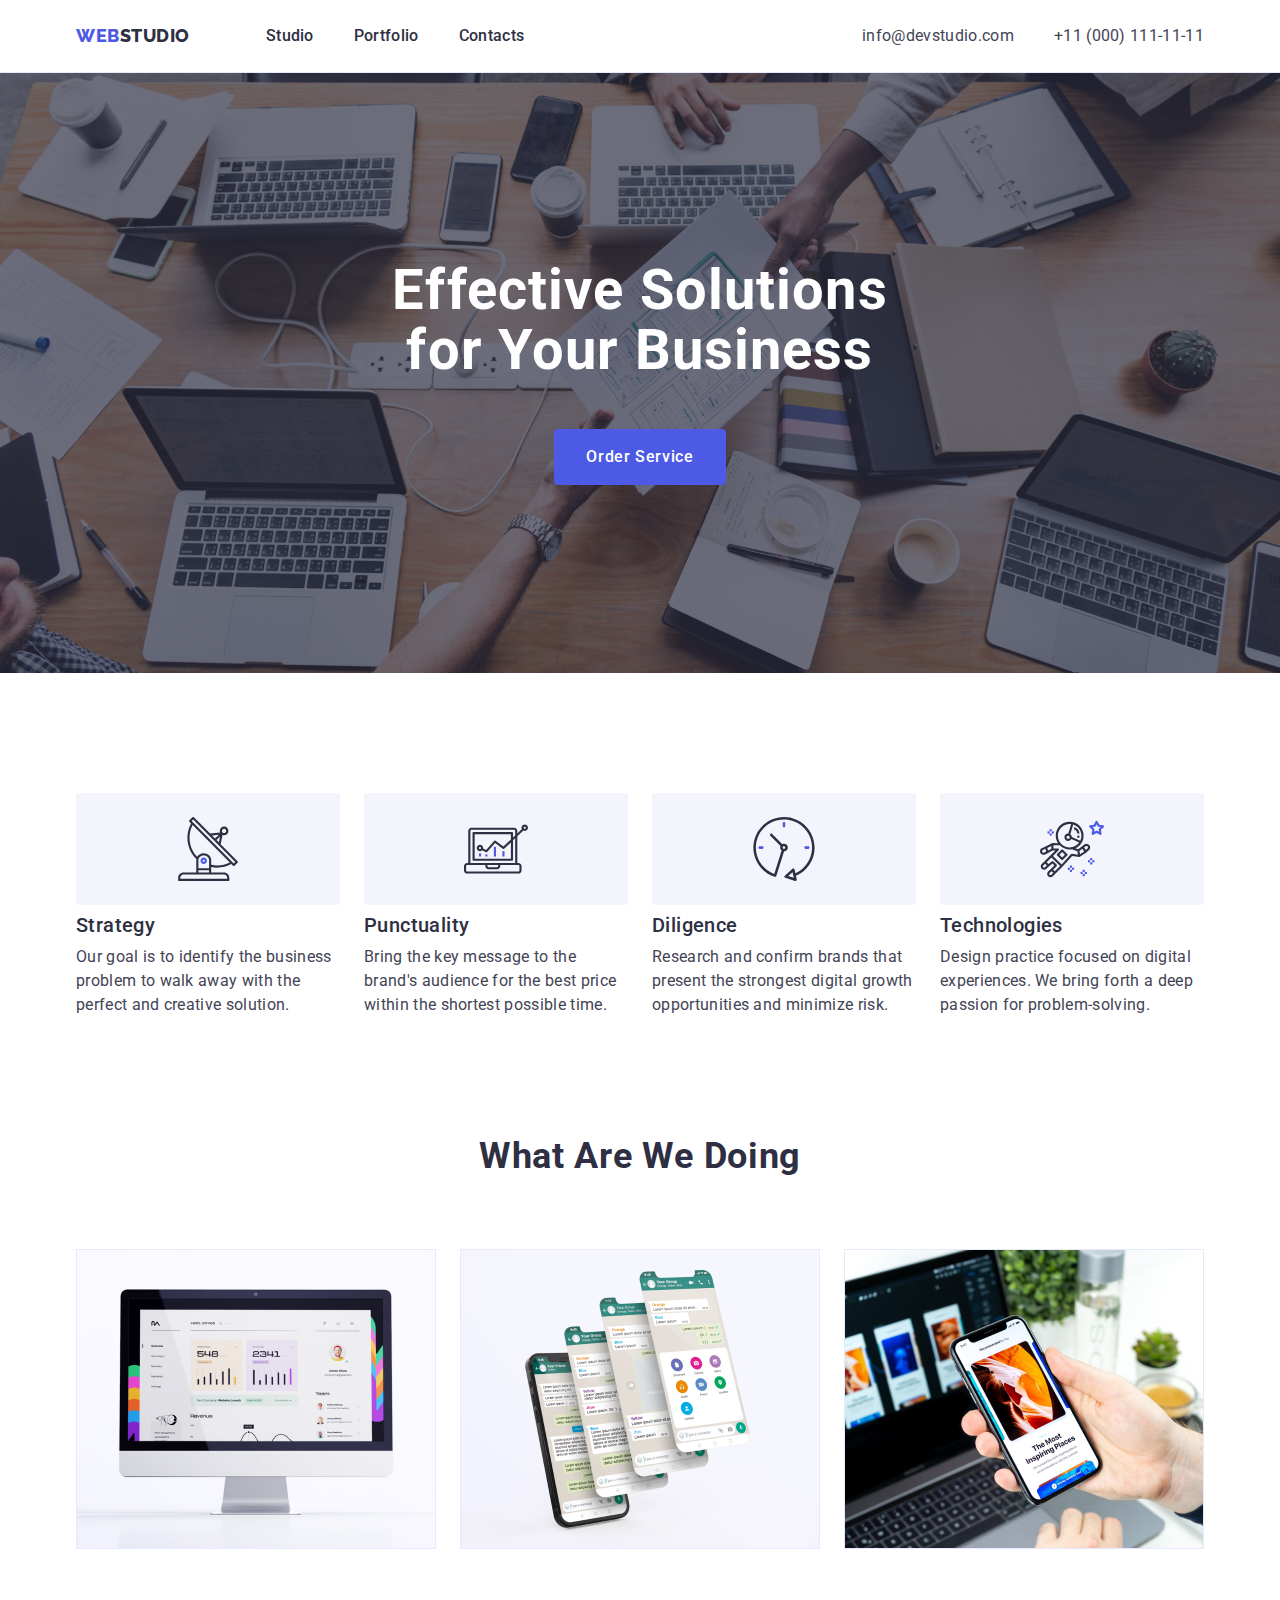
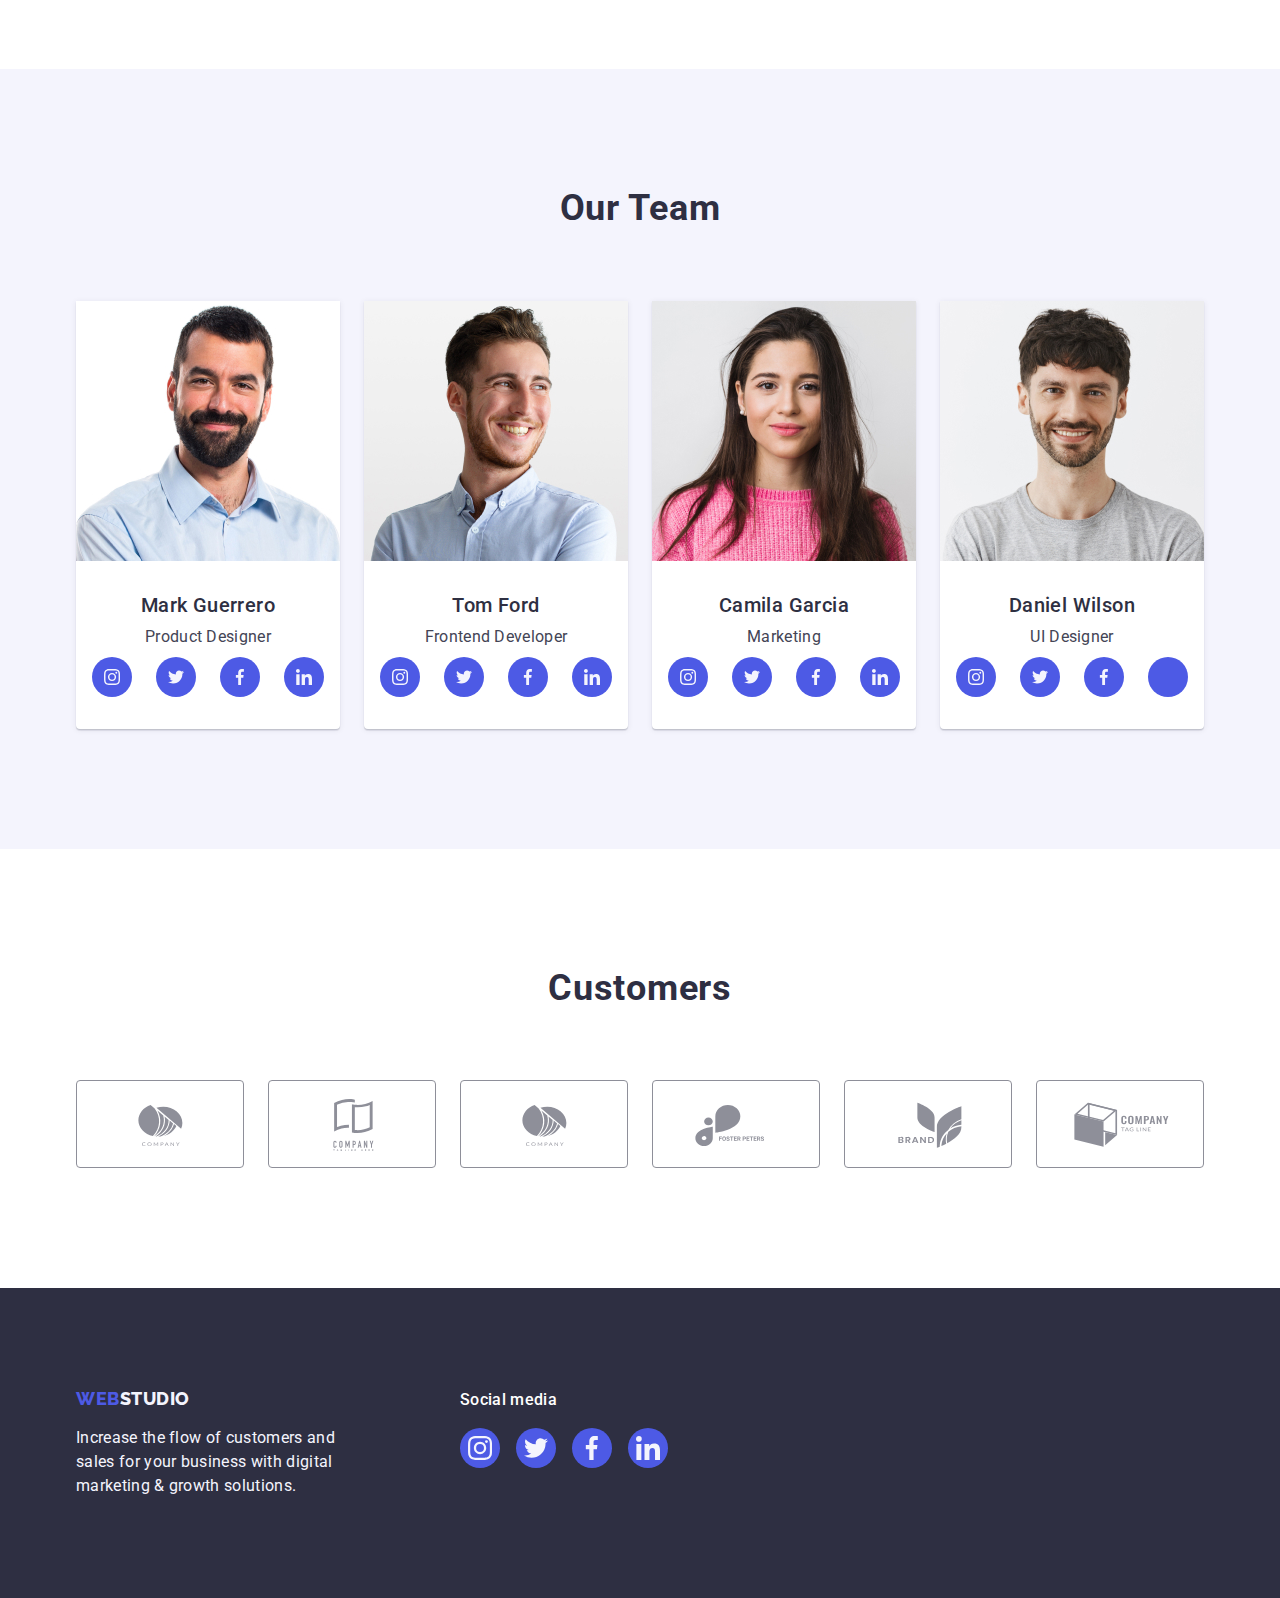
<file: index.html>
<!DOCTYPE html>
<html lang="en">
<!-- ++++++++HEAD++++++++ -->
<head>
  <meta charset="UTF-8">
  <meta http-equiv="X-UA-Compatible" content="IE=edge">
  <meta name="viewport" content="width=device-width, initial-scale=1.0">
  <title>Effective Solutions for Your Business</title>
  
  <link href="https://fonts.googleapis.com" rel="preconnect" />
    <link href="https://fonts.gstatic.com" rel="preconnect" crossorigin />
    <link
      href="https://fonts.googleapis.com/css2?family=Raleway:wght@800&family=Roboto:wght@400;500;700&display=swap"
      rel="stylesheet"
    />
  <link rel="stylesheet" href="https://cdn.jsdelivr.net/npm/modern-normalize@1.1.0/modern-normalize.min.css"/>
  <link rel="stylesheet" href="./css/styles.css"/>
  
  <!-- ++++++++++BODY++++++++ -->
<body class="hero">
  <header class="main-head ">
    <div class="hero-navigation container">
        <nav class="navigation">
        <a class="body-logo link" href="./index.html" >Web<span class="body-web-name">Studio</span></a>
        <ul class="menu list">
          <li ><a class="body-nav-link link" href="./index.html">Studio</a></li>
          <li ><a class="body-nav-link link" href="./portfolio.html">Portfolio</a></li>
          <li ><a class="body-nav-link link" href="">Contacts</a></li>
        </ul>
    </nav>  
    <address class="index-connection">
      <ul class="list-index-connection list">
        <li class="list-information link">
          <a class="mail link" href="mailto:info@devstudio.com">info@devstudio.com</a></li>
        <li class="list-information">
          <a class="mail link" href="tel:+110001111111">+11 (000) 111-11-11</a></li>
      </ul>
    </address> 
    </div>
  </header>
<main>
  <!-- ++++++++ -->
  <section class="main-section ">
    <div class="section container">
  <h1 class="main-title">Effective Solutions for Your Business </h1>
  <button class=" button" type="button">Order Service</button>
</div>
</section>
  <section class="achivement ">
    <div class="container">
    <h2 class="features visually-hidden" hidden>features</h2>
        <ul class="list">
        <li class="list-features">
          <div class="achivement-container"> 
              <svg class="list-features-icon" width="64" height="64">
              <use href="./images/icons.svg#icon-antenna">
              </use>
            </svg>
          </div>
          <h3 class=features>Strategy</h3>
        <p class=descuption> Our goal is to identify the business problem to walk away with the perfect and creative solution.</p></li>
        <li class="list-features">
          <div class="achivement-container"> 
              <svg class="list-features-icon" width="64" height="64">
              <use href="./images/icons.svg#icon-diagram">
              </use>
            </svg>
          </div>
          <h3 class=features>Punctuality</h3>
          <p class=descuption> Bring the key message to the brand's audience for the best price within the shortest possible
            time.</p></li>
        <li class="list-features">
          <div class="achivement-container"> 
              <svg class="list-features-icon" width="64" height="64">
              <use href="./images/icons.svg#icon-clock">
              </use>
            </svg>
           </div>
          <h3 class=features>Diligence</h3>
          <p class=descuption> Research and confirm brands that present the strongest digital growth opportunities and
            minimize risk.</p></li>
        <li class="list-features">
          <div class="achivement-container" > 
             <svg class="list-features-icon" width="64" height="64">
              <use href="./images/icons.svg#icon-astronaut">
              </use>
            </svg>
          </div>
          <h3 class=features>Technologies</h3>
          <p class=descuption> Design practice focused on digital experiences. We bring forth a deep passion for
            problem-solving.</p></li>
      </ul>
    </div>
</section>
  <section class="list-products">
    <div class="container">
    <h2 class="products">What are we doing </h2>
    <ul class="list">
      <li class="our-products"><img src="./images/Rectangle71.jpg" alt="note in laptop" width="360"></li>
      <li class="our-products"><img src="./images/Rectangle71(1).jpg" alt="note in laptop" width="360"></li>
      <li class="our-products"><img src="./images/Rectangle71(2).jpg" alt="note in laptop" width="360"></li>
    </ul>
    </div>
</section>
  <section class="employee ">
    <div class="container">
    <h2 class="products" >Our Team</h2>
    <ul class="list">
      <li class="photo">
        <img src="./images/imployee/img.jpg" alt="Mark Guerrero" width="264">
         <div class="name-job"> 
        <h3 class ="whom">Mark Guerrero</h3>
          <p class="position">Product Designer</p>
          <ul class="social-list list">
            <li class="social-list-item"  >
              <a href="" class="social-list-link">
                <svg class="social-list-icon" width="16" height="16">
                  <use href="./images/icons.svg#icon-instagram-2">
                  </use>
                </svg>
              </a>
            </li>
            <li class="social-list-item">
              <a href="" class="social-list-link">
                <svg class="social-list-icon" width="16" height="16">
                  <use href="./images/icons.svg#icon-Vector-6">
                  </use>
                </svg>
              </a>
            </li>
            <li class="social-list-item">
              <a href="" class="social-list-link">
                <svg class="social-list-icon" width="16" height="16">
                  <use href="./images/icons.svg#icon-Vector-7">
                  </use>
                </svg>
              </a>
            </li>
            <li class="social-list-item">
              <a href="" class="social-list-link">
                <svg class="social-list-icon" width="16" height="16">
                  <use href="./images/icons.svg#icon-linkedin-1">
                  </use>
                </svg>
              </a>
            </li>
           </ul>
        </div></li>
          <li class="photo"><img src="./images/imployee/img(1).jpg" alt="Tom Ford" width="264">
          <div class="name-job">
            <h3 class="whom">Tom Ford</h3>
          <p class="position">Frontend Developer </p>
          <ul class="social-list list">
            <li class="social-list-item">
              <a href="" class="social-list-link">
                <svg class="social-list-icon" width="16" height="16">
                  <use href="./images/icons.svg#icon-instagram-2">
                  </use>
                </svg>
              </a>
            </li>
            <li class="social-list-item">
              <a href="" class="social-list-link">
                <svg class="social-list-icon" width="16" height="16">
                  <use href="./images/icons.svg#icon-Vector-6">
                  </use>
                </svg>
              </a>
            </li>
            <li class="social-list-item">
              <a href="" class="social-list-link">
                <svg class="social-list-icon" width="16" height="16">
                  <use href="./images/icons.svg#icon-Vector-7">
                  </use>
                </svg>
              </a>
            </li>
            <li class="social-list-item">
              <a href="" class="social-list-link">
                <svg class="social-list-icon" width="16" height="16">
                  <use href="./images/icons.svg#icon-linkedin-1">
                  </use>
                </svg>
              </a>
            </li>
           </ul></div></li>
      <li class="photo"><img src="./images/imployee/img(2).jpg" alt="Camila Garcia" width="264">
          <div class="name-job">
        <h3 class="whom">Camila Garcia</h3>
          <p class="position">Marketing</p>
          <ul class="social-list list">
            <li class="social-list-item">
              <a href="" class="social-list-link">
                <svg class="social-list-icon" width="16" height="16">
                  <use href="./images/icons.svg#icon-instagram-2">
                  </use>
                </svg>
              </a>
            </li>
            <li class="social-list-item">
              <a href="" class="social-list-link">
                <svg class="social-list-icon" width="16" height="16">
                  <use href="./images/icons.svg#icon-Vector-6">
                  </use>
                </svg>
              </a>
            </li>
            <li class="social-list-item">
              <a href="" class="social-list-link">
                <svg class="social-list-icon" width="16" height="16">
                  <use href="./images/icons.svg#icon-Vector-7">
                  </use>
                </svg>
              </a>
            </li>
            <li class="social-list-item">
              <a href="" class="social-list-link">
                <svg class="social-list-icon" width="16" height="16">
                  <use href="./images/icons.svg#icon-linkedin-1">
                  </use>
                </svg>
              </a>
            </li>
           </ul></div></li>
      <li class="photo"><img src="./images/imployee/img(3).jpg" alt="Daniel Wilson" width="264">
         <div class="name-job">
        <h3 class="whom">Daniel Wilson</h3>
          <p class="position">UI Designer</p>
          <ul class="social-list list">
            <li class="social-list-item">
              <a href="" class="social-list-link">
                <svg class="social-list-icon" width="16" height="16">
                  <use href="./images/icons.svg#icon-instagram-2">
                  </use>
                </svg>
              </a>
            </li>
            <li class="social-list-item">
              <a href="" class="social-list-link">
                <svg class="social-list-icon" width="16" height="16">
                  <use href="./images/icons.svg#icon-Vector-6">
                  </use>
                </svg>
              </a>
            </li>
            <li class="social-list-item">
              <a href="" class="social-list-link">
                <svg class="social-list-icon" width="16" height="16">
                  <use href="./images/icons.svg#icon-Vector-7">
                  </use>
                </svg>
              </a>
            </li>
            <li class="social-list-item">
              <a href="" class="social-list-link">
                <svg class="social-list-icon" width="16" height="16">
                  <use href="./images/icons.svg#icon-linkedin">
                  </use>
                </svg>
              </a>
            </li>
           </ul></div>
    </ul>
</div>
</section>
   <section class="customers-section">
    <div class="container">
      <h2 class="customers" >Customers</h2>
        <ul class="customers-list list">
         <li class="customers-list-item">
           <a href="" class="customers-list-link">
             <svg class="customers-list-icon" width="104" height="56">
               <use href="./images/icons.svg#icon-Logo">
               </use>
             </svg>
           </a>
         </li>
         <li class="customers-list-item">
           <a href="" class="customers-list-link">
             <svg class="customers-list-icon" width="104" height="56">
               <use href="./images/icons.svg#icon-Logo-2">
               </use>
             </svg>
           </a>
         </li>
         <li class="customers-list-item">
           <a href="" class="customers-list-link">
             <svg class="customers-list-icon" width="104" height="56">
               <use href="./images/icons.svg#icon-Logo">
               </use>
             </svg>
           </a>
         </li>
         <li class="customers-list-item">
           <a href="" class="customers-list-link">
             <svg class="customers-list-icon" width="104" height="56">
               <use href="./images/icons.svg#icon-Logo-3">
               </use>
             </svg>
           </a>
         </li>
         <li class="customers-list-item">
          <a href="" class="customers-list-link">
            <svg class="customers-list-icon" width="104" height="56">
              <use href="./images/icons.svg#icon-Logo-6">
              </use>
            </svg>
          </a>
        </li>
        <li class="customers-list-item">
          <a href="" class="customers-list-link">
            <svg class="customers-list-icon" width="104" height="56">
              <use href="./images/icons.svg#icon-Logo-5">
              </use>
            </svg>
          </a>
        </li>
        </ul>
       </div>
</section>
  </main>
  <footer class="footer">
    <div class="footer-container container">
      <div class="logo-footer-conclusion">
    <a class="logo-footer link" href="./index.html">Web<span class="web-name-footer">Studio</span></a>
    <p class="conclusion">Increase the flow of customers and sales for your business with digital marketing & growth solutions.</p>  
    </div>
    <div class="footer-social-media">
      <p class="social-media">Social media</p>
   <ul class="social-list-footer list">
    <li class="social-list-item">
      <a href="" class="social-list-link-footer">
        <svg class="social-list-icon" width="24" height="24">
          <use href="./images/icons.svg#icon-instagram-2">
          </use>
        </svg>
      </a>
    </li>
    <li class="social-list-item">
      <a href="" class="social-list-link-footer">
        <svg class="social-list-icon" width="24" height="24">
          <use href="./images/icons.svg#icon-Vector-6">
          </use>
        </svg>
      </a>
    </li>
    <li class="social-list-item">
      <a href="" class="social-list-link-footer">
        <svg class="social-list-icon" width="24" height="24">
          <use href="./images/icons.svg#icon-Vector-7">
          </use>
        </svg>
      </a>
    </li>
    <li class="social-list-item">
      <a href="" class="social-list-link-footer">
        <svg class="social-list-icon" width="24" height="24">
          <use href="./images/icons.svg#icon-linkedin-1">
          </use>
        </svg>
      </a>
    </li>
   </ul>
  </div>
  </div>
  </footer>
</body>
</html>
</file>
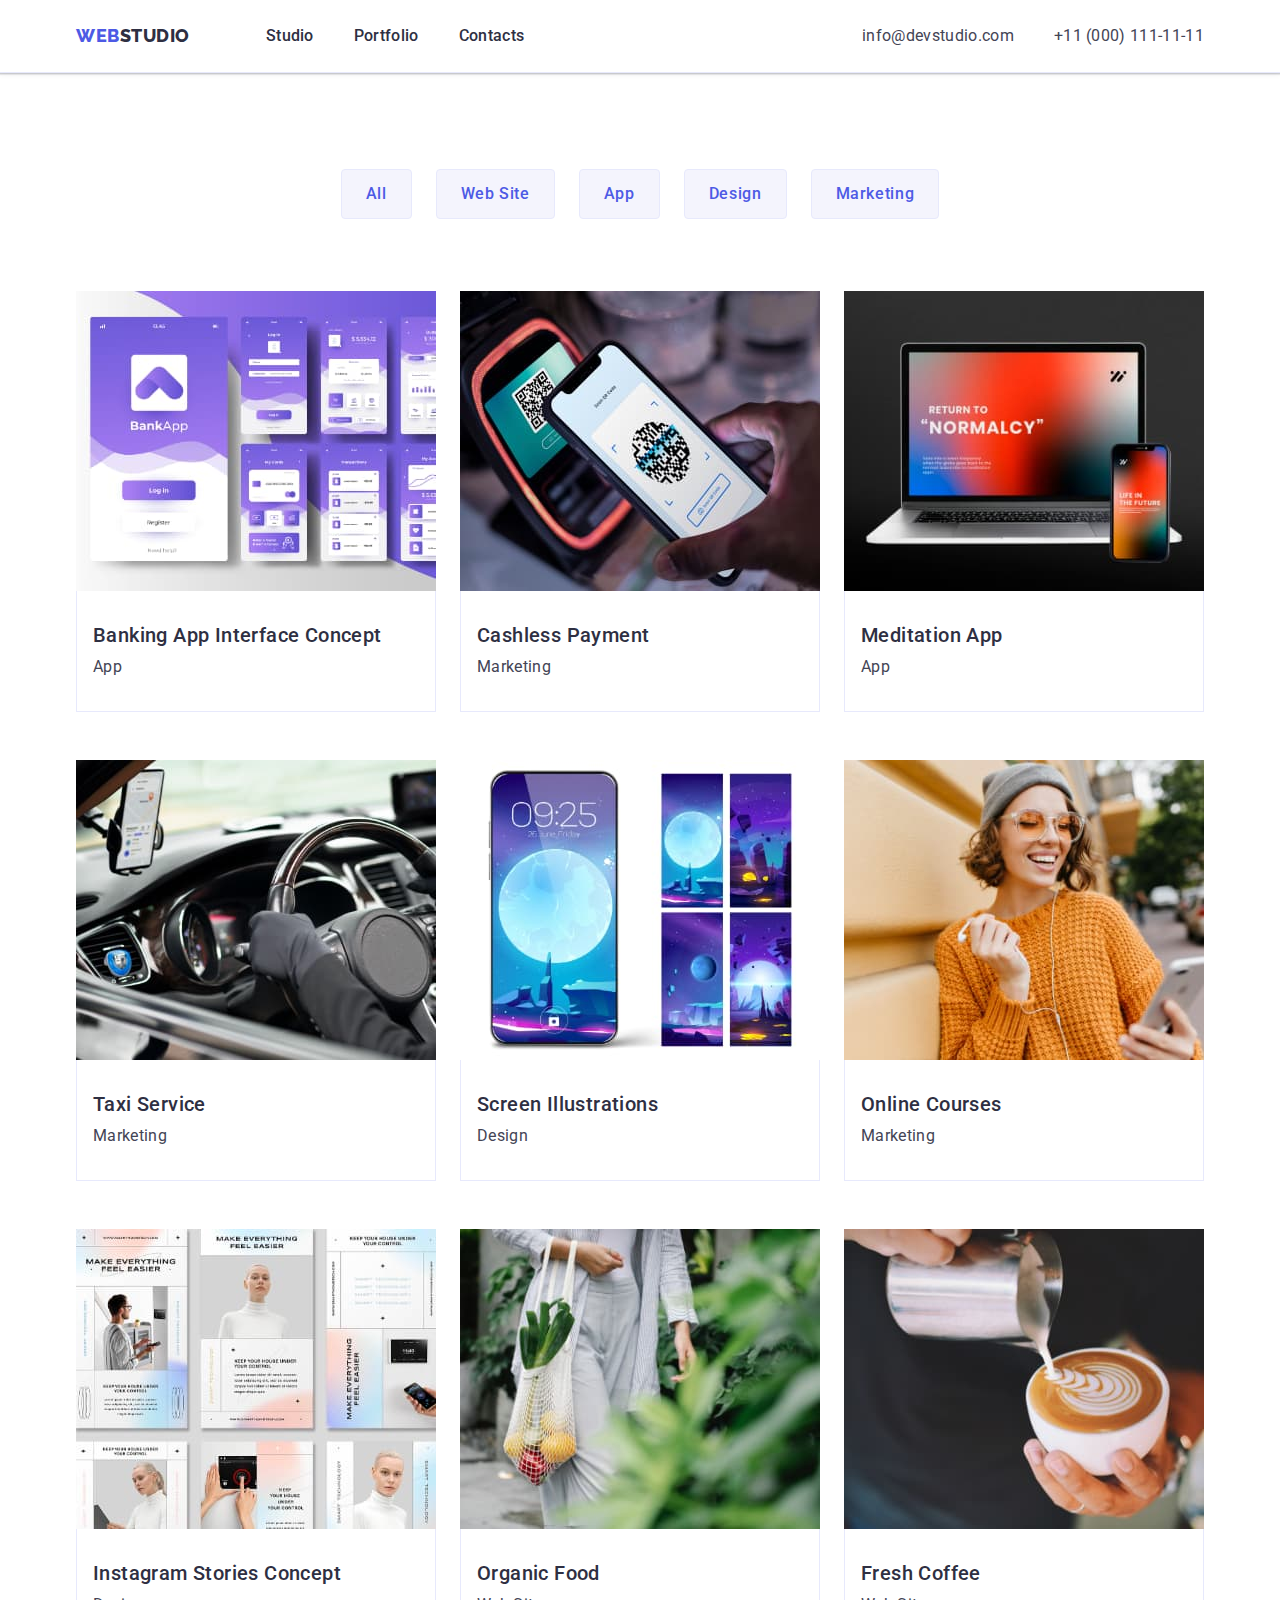
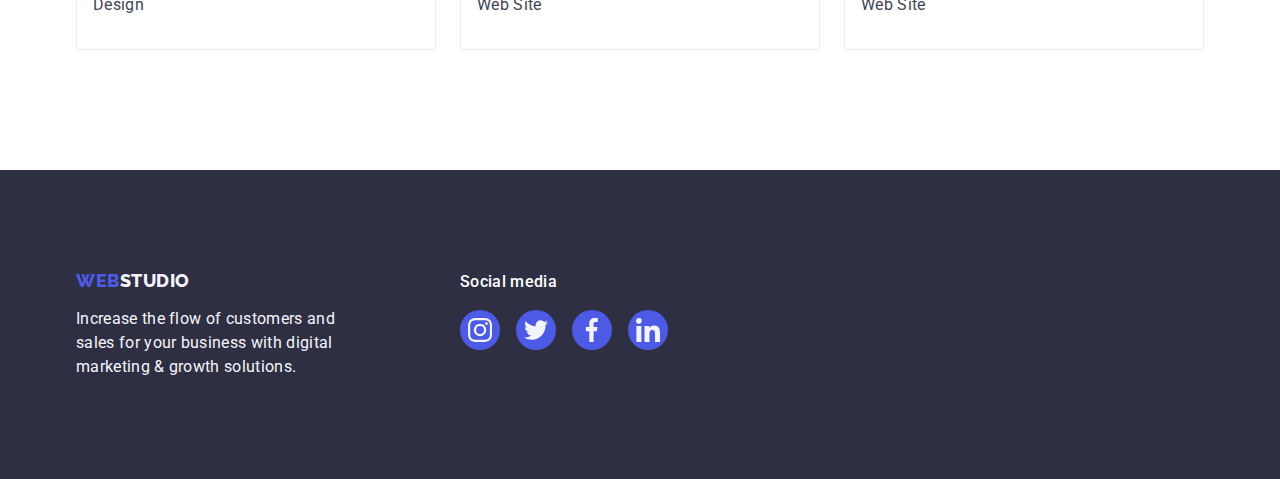
<file: portfolio.html>
<!DOCTYPE html>
<html lang="en">

<head>
  <meta charset="UTF-8">
  <meta http-equiv="X-UA-Compatible" content="IE=edge">
  <meta name="viewport" content="width=device-width, initial-scale=1.0">
  <title>Portfolio</title>
  <link href="https://fonts.googleapis.com" rel="preconnect" />
    <link href="https://fonts.gstatic.com" rel="preconnect" crossorigin />
    <link
      href="https://fonts.googleapis.com/css2?family=Raleway:wght@800&family=Roboto:wght@400;500;700&display=swap"
      rel="stylesheet"
    />
  <link rel="stylesheet" href="https://cdn.jsdelivr.net/npm/modern-normalize@1.1.0/modern-normalize.min.css"/>
  <link rel="stylesheet" href="./css/styles.css"/>
</head>
<body class="hero">
  <header class="main-head">
    <div class="features-portfolio container">
    <nav class="navigation">
        <a class="logo link" href="./index.html" >Web<span class="web-name">Studio</span></a>
        <ul class="menu list">
          <li class="features-portfolio-menu" ><a class="nav-link link" href="./index.html" >Studio</a></li>
          <li class="features-portfolio-menu"> <a class="nav-link link" href="./portfolio.html" >Portfolio</a></li>
          <li class="features-portfolio-menu"> <a class="nav-link link" href="">Contacts</a> </li>
        </ul>
    </nav>  
    <address class="connection">
      <ul class="connection-portfolio list">
        <li class="list-information link">
          <a class="mail link" href="mailto:info@devstudio.com">info@devstudio.com</a></li>
        <li class="list-information">
          <a class="mail link" href="tel:+110001111111">+11 (000) 111-11-11</a></li>
      </ul>
    </address>  
  </div>
  </header>
<main>
  <section class="section-buttons">
    <div class="container">
      <h1 class="visually-hidden" hidden>features</h1>
    <ul class="list-button list">
      <li > <button class="btn" type = "button" >All</button></li>
      <li > <button class="btn" type = "button">Web Site</button></li>
      <li > <button class="btn" type = "button"  >App</button></li>
      <li > <button class="btn" type = "button" >Design</button></li>
      <li > <button class="btn" type = "button"  >Marketing</button></li>
    </ul> 
    <ul class=" img list">
      <li class="total-information">
         <a class="total-information-link link" href="" >
           <img src="./images/galary/1.jpg" alt="banking app interface concept" width="360"> 
           <div class="wrapper">
           <h2 class="names">Banking App Interface Concept</h2>
            <p class="task">App</p>
          </div>
        </a>
      </li >
      <li class="total-information" > 
        <a class="total-information-link link" href="">
        <img  src="./images/galary/2.jpg" alt="cashless Payment" width="360">
        <div class="wrapper">  
        <h2 class="names">Cashless Payment</h2>
            <p class="task">Marketing</p>
        </div>
          </a>
      </li>
      <li  class="total-information"> 
        <a class="total-information-link link" href="">
        <img src="./images/galary/3.jpg" alt="meditation App" width="360"> 
        <div class="wrapper">
          <h2 class="names">Meditation App</h2>
            <p class="task">App</p>
        </div>
      </a>
      </li>
      <li class="total-information" >
         <a class="total-information-link link" href="">
        <img src="./images/galary/4.jpg" alt="taxi Service" width="360">
        <div class="wrapper">
        <h2 class="names">Taxi Service</h2>
            <p class="task">Marketing</p>
          </div>
        </a>
      </li>
      <li class="total-information" > 
        <a class="total-information-link link" href="">
        <img src="./images/galary/5.jpg" alt="screen Illustrations" width="360">
        <div class="wrapper">  
        <h2 class="names">Screen Illustrations</h2>
            <p class="task">Design</p>
        </div>
      </a>
      </li>
      <li class="total-information" >
         <a class="total-information-link link" href="">
        <img src="./images/galary/6.jpg" alt="online Courses" width="360">
        <div class="wrapper">  
        <h2 class="names">Online Courses</h2>
            <p class="task">Marketing</p>
        </div>
      </a>
      </li>
      <li  class="total-information">
         <a class="total-information-link link" href="">
        <img src="./images/galary/7.jpg" alt="instagram Stories Concept" width="360">
        <div class="wrapper">  
        <h2 class="names">Instagram Stories Concept</h2>
            <p class="task">Design</p>
        </div>
        </a>
      </li>
      <li  class="total-information"> 
        <a class="total-information-link link" href="">
        <img src="./images/galary/8.jpg" alt="organic Food" width="360">
        <div class="wrapper">  
        <h2 class="names">Organic Food</h2>
            <p class="task">Web Site</p>
        </div>
      </a>
      </li>
      <li class="total-information" > 
        <a class="total-information-link link" href="">
        <img src="./images/galary/9.jpg" alt="fresh Coffee" width="360">
        <div class="wrapper"> 
        <h2 class="names">Fresh Coffee</h2>
            <p class="task">Web Site</p>
        </div>
      </a>
      </li>
          </ul> 
    </div>
  </section>

  </main>
  
  <footer class="footer">
    <div class="footer-container container">
    <div class="logo-footer-conclusion">
    <a class="logo-footer link" href="./index.html">Web<span class="web-name-portfolio">Studio</span></a>
    <p class="conclusion">Increase the flow of customers and sales for your business with digital marketing & growth solutions.</p>
  </div>
  <div class="footer-social-media">
    <p class="social-media">Social media</p>
 <ul class="social-list-footer list">
  <li class="social-list-item">
    <a href="" class="social-list-link-footer">
      <svg class="social-list-icon" width="24" height="24">
        <use href="./images/icons.svg#icon-instagram-2">
        </use>
      </svg>
    </a>
  </li>
  <li class="social-list-item">
    <a href="" class="social-list-link-footer">
      <svg class="social-list-icon" width="24" height="24">
        <use href="./images/icons.svg#icon-Vector-6">
        </use>
      </svg>
    </a>
  </li>
  <li class="social-list-item">
    <a href="" class="social-list-link-footer">
      <svg class="social-list-icon" width="24" height="24">
        <use href="./images/icons.svg#icon-Vector-7">
        </use>
      </svg>
    </a>
  </li>
  <li class="social-list-item">
    <a href="" class="social-list-link-footer">
      <svg class="social-list-icon" width="24" height="24">
        <use href="./images/icons.svg#icon-linkedin-1">
        </use>
      </svg>
    </a>
  </li>
 </ul>
</div>
    </div>

  </footer>
</body>
</html>
</file>
<file: css/styles.css>
/* скидання установок браузера */

:root{
--accent-color:#434455;
--web-name-color:#2e2f42;
--hover-back-graund: #404BBF;
--logo-footer-portfolio: #4d5ae5 ;
}
body{
    font-family: "Roboto",sans-serif;
    color:var(--accent-color);
    background-color:#FFFFFF;
    font-style: normal;
   }
button{
    cursor: pointer;
    border: none;
    border-radius: 4px;
}
address{
 font-style: normal;  


}
.list{
    list-style: none;
    display: flex;
    gap: 24px; 
  
}
.link{
    text-decoration: none;
}
h1, h2, h3, h4, h5, h6, p { 
    /* margin-top: 0px; 
    margin-bottom: 0px; */
    margin: 0;
}
ul, ol { 
    /* margin-top: 0; 
    margin-bottom: 0;  */
   list-style: none;
    margin: 0;
    padding: 0; }
img { 
    display: block;
    max-width: 100%;
    height: auto;
}
a{
    text-decoration: none;

}

.container{
    margin: 0 auto;
    padding: 0 15px;
    /* padding-left:0,15px;
    padding-right:0,15px;
    padding-top: 0.15px;
    padding-bottom: 0.15px; */
    width: 1158px
}
.achivement-container{
    display: flex;
    width: 264px;
    height: 112px;
    background: #F4F4FD;
    border-radius: 4px;
    align-items: center; 
    justify-content: center;
    margin-bottom: 8px;
}

.wrapper{
    
    
    /* margin-left: auto ;
    margin-right: auto ;
      width: 300px ; */
    padding: 32px 16px;
    border: 1px solid #e7e9fc;
    border-top: none;
}
.visually-hidden{
    position: absolute;
    width: 1px;
    height: 1px;
    margin: -1px;
    border: 0;
    padding: 0;
    white-space: nowrap;
    clip-path: inherit(100%);
    clip: rect(0 0 0 0);
    overflow: hidden;

}

/*------ALL------- */
.achivement{
    font-weight: 400;
    font-size: 16px;
    line-height: 1.5;
    letter-spacing: 0.02em;
    color: #434455;
    padding: 120px 0;
    }
.achivement-container{
    display: flex;
align-items: center; 
justify-content: center;
}

.body-logo { 
    font-family: "Raleway", sans-serif;
    font-weight: 800;
    font-size: 18px;
    line-height: 1.17;
    color:#4d5ae5;
      
    letter-spacing: 0.03em;
    text-transform: uppercase;
    
    display: inline-block;
    
    padding: 24px 0;
    margin-right: 76px;
}
.body-nav-link{
    font-weight: 500;
    font-size: 16px;
    line-height: 1.5;
    letter-spacing: 0.02em;
    color:#2e2f42;
    text-decoration: none;

    padding: 24px 0;
}
.body-nav-link:hover,
.body-nav-link:focus{
    color: #404bbf;
}
.body-web-name{
    font-family: 'Raleway',sans-serif;
    font-style: normal;
    font-weight: 800;
    font-size: 18px;
    line-height: 1.17x;
    color: #2E2F42;
       
}
.btn{
    font-family: "Roboto", sans-serif;
    font-weight: 500;
    font-size: 16px;
    line-height: 1.5;
    letter-spacing: 0.04em;
    color: #4d5ae5;
    background-color:#F4F4FD;
    margin: 0 auto;
    display: block;
    padding: 12px 24px;
    border: 1px solid #e7e9fc;   
    border-radius: 4px;
      }
.btn:hover,
.btn:focus{
    color: #FFFFFF;
    background-color: #404BBF;
    border: 1px solid transparent;
    box-shadow: 0px 3px 1px rgba(0, 0, 0, 0.1), 0px 2px 1px rgba(0, 0, 0, 0.08), 0px 2px 2px rgba(0, 0, 0, 0.12);
}
.button{
    font-family: 'Roboto',sans-serif;
    font-weight: 500;
    font-size: 16px;
    line-height: 1.5;
    letter-spacing: 0.04em;
    color: #FFFFFF ;
    background-color: #4D5AE5;
    margin: 0 auto;
    display: block;
    border: none;
    border-radius: 4px; 
    padding: 16px 32px;
}
.button:hover,
.button:focus{
        color: #FFFFFF ;
         background-color: #404BBF;
}
.conclusion{
    font-weight: 400;
    font-size: 16px;
    line-height: 24px;
    letter-spacing: 0.02em;
    color: #F4F4FD;
    width: 264px;
    }

.connection{
    font-weight: 400;
    font-size: 16px;
    line-height: 1.5;
    letter-spacing: 0.02em;
    color: #434455;
    margin-left: auto;
    
}
.connection-portfolio{
    gap: 40px;
}
.customers{
    font-weight: 700;
font-size: 36px;
line-height: 1.1;
margin-bottom: 72px; 
text-align: center;
letter-spacing: 0.02em;
text-transform: capitalize;
color: #2E2F42;

}
.customers-list-icon{
    fill: currentColor; 
}
.customers-list-item{
    width: calc((100% - 120px) / 6);
    height :88px;
}
.customers-list-link{
    border: 1px solid #8E8F99;
border-radius: 4px;
display: flex;
align-items: center; 
justify-content: center;
color: #8e8f99;
height: 100%;

}
.customers-list-link:hover,
.customers-list-link:focus{
    color: #404bbf; 
    border-color: #404bbf; 
}

.customers-section{
    padding-top: 120px; 
    padding-bottom: 120px;
}
.descuption{
    font-weight: 400;
    font-size: 16px;
    line-height: 1.5;
    letter-spacing: 0.02em;
    color: #434455;
}
.employee{ 
    background: #F4F4FD; 
    padding: 120px 0;
    
}
.footer{
    display: flex;
    background-color:#2e2f42 ; 
    padding: 100px 0;
   
}

.footer-container{
    display: flex;
    align-items: baseline;

}
.features{
    font-weight: 500;
    font-size: 20px;
    line-height: 1.2;
    letter-spacing: 0.02em;
    color: #2E2F42;
    display: flex;
    gap: 24px;
    margin-bottom: 8px;     
}
.features-portfolio{
    display: flex;
    /* margin: 0 auto;
    padding: 0 15px; */
    align-items: center;
}
.hero-navigation{
    /* margin: 0 auto;
    padding: 0 15px; */
    display: flex;
    align-items: center;
}

.img{
    flex-wrap: wrap; 
    row-gap: 48px;
    display: flex;
    justify-content: space-between;
}
.index-connection{
    font-weight: 400;
    font-size: 16px;
    line-height: 1.5;
    letter-spacing: 0.02em;
}
.information{
    padding: 32px 16px;
    border: 1px solid #e7e9fc;
    border-top: none;
}
.list-button{
    justify-content: center; 
    margin-bottom: 72px; 
}
.list-features{
    width: calc((100% - 72px) / 4); 
}
.list-index-connection{ 
    display: flex;
     gap: 40px;
}
.list-products{
    /* width: calc((100% - 48px) / 3); */
    padding-bottom: 120px; 
}
 .logo {     
    font-family: 'Raleway',sans-serif;
    font-weight: 800;
    font-size: 18px;
    line-height: 1.17;
    color: var(--logo-footer-portfolio);

    
    letter-spacing: 0.03em;
    text-transform: uppercase;

    display: flex;
    padding: 24px 0;
    margin-right: 76px;

 }
 .logo-footer{
    font-family: "Raleway", sans-serif;
    font-weight: 800;
    font-size: 18px;
    line-height: 1.17;
    color:#4d5ae5;
      align-items: center;
    letter-spacing: 0.03em;
    text-transform: uppercase;
    
    display: inline-block;
    margin-bottom: 16px;
     /* padding: 24px 0; */
    margin-right: 76px;}
    
.logo-footer-conclusion{
    margin-right: 120px;

}
.mail{
    font-weight: 400;
  font-size: 16px;
  line-height: 1.5;
    letter-spacing: 0.02em;
    color: var(--accent-color);
   
}
.mail:hover,
.mail:focus{
  color: #404bbf;
}
.mail-index{
  font-weight: 400;
  font-size: 16px;
  line-height: 1.5;
  letter-spacing: 0.02em; 
  color: #434455;
  }
.mail-index:hover, 
.mail-index:focus{
      color: #404bbf; 
}
.main-head{
    border-bottom: 1px solid #e7e9fc;
    box-shadow:0px 2px 1px rgba(46, 47, 66, 0.08), 0px 1px 1px rgba(46, 47, 66, 0.16), 0px 1px 6px rgba(46, 47, 66, 0.08);
    /* display: flex;
    margin: 0 auto;
    padding: 0 15px; */
}
.main-section{ 
    background-color: #2e2f42;
    padding: 188px 0;
    background-image: linear-gradient(rgba(46, 47, 66, 0.7), rgba(46, 47, 66, 0.7)),
   url(../images/people-office.jpg);
    background-repeat: no-repeat; 
  background-position: center; 
  background-size: cover;
  max-width: 1440px; 
  height: 600px;
  margin: auto;
    } 
.main-title{
    margin: auto;
    font-weight: 700;
    font-size: 56px;
    line-height: 1.07 ;
    text-align: center;
    letter-spacing: 0.02em;
    color: #ffffff ;
    max-width: 496px; 
    margin-bottom: 48px;
    }
.menu{
    font-weight: 500;
    font-size: 16px;
    line-height: 1.5;
    letter-spacing: 0.02em;
    color: #2e2f42;
    display: flex; 
    gap: 40px;
    padding: 24px 0;
}
.menu:not(:last-child){
    margin: 40px;
}
.names{
    font-weight: 500;
    font-size: 20px;
    line-height: 1.2;
    letter-spacing: 0.02em;
    color: #2e2f42;
    margin-bottom: 8px;
    /* margin-top: 32px; */
    
}
.name-job{
    /* padding: 32px 16px; */
    padding: 32px 0
}
.navigation{
    display: flex; 
    align-items: center; 
    margin-right: auto;
}

.nav-link{
    font-weight: 500;
    font-size: 16px;
    line-height: 1.5;
    letter-spacing: 0.02em;
    color:#2e2f42;
    text-decoration: none;
    padding: 24px 0;
    }
.nav-link:hover,
.nav-link:focus{
    color: #404bbf;
    }
.our-products{
    width: calc((100% - 48px) / 3);
}
.photo{
    calc((100% - 72px) / 4);
    border-radius: 0px 0px 4px 4px; 
    width: calc((100% - 72px) / 4);
    background-color: #FFFFFF ;
    box-shadow:0px 1px 6px rgba(46, 47, 66, 0.08), 0px 1px 1px rgba(46, 47, 66, 0.16), 0px 2px 1px rgba(46, 47, 66, 0.08);
}
.position{
    font-weight: 400;
    font-size: 16px;
    line-height: 1.5;
    text-align: center;
    letter-spacing: 0.02em;
    color: #434455;
    margin-bottom: 8px;
 }
.products{
    font-weight: 700;
    font-size: 36px;
    line-height: 1.11;
    text-align: center;
    letter-spacing: 0.02em;
    text-transform: capitalize;
    color: #2E2F42;
    margin-bottom: 72px;  
}
.section{
}

.section-buttons{
    padding: 96px 0 120px;
}
.social-media{
    font-weight: 500;
font-size: 16px;
line-height: 1.5;
letter-spacing: 0.02em;
color: #FFFFFF;
margin-bottom: 16px;

}
.social-list{
    display: flex;
      justify-content: center;
    gap: 24px;
   
}
.social-list-footer{
    display: flex;
    gap: 16px;
    justify-content: center;
       
}
.social-list-item{

    width: 40px;
    height: 40px;
    
    /* display: block; */
      /* justify-content: space-between; */
    
}
.social-list-icon{
   fill: #f4f4fd;
}
.social-list-link{
    display: flex;
    justify-content: center;
    align-items: center;
    /* width: 44px;
    height: 44px; */
    border-radius: 50%;
    background: #4D5AE5;
    /* margin: auto; */
    width: 100%;
    height: 100%;      
}
.social-list-link:hover,
.social-list-link:focus{
    background-color: #404bbf;
}
.social-list-link-footer{
    display: flex;
    justify-content: center;
    align-items: center;
    width: 100%;
    height: 100%;
    border-radius: 50%;
    background: #4D5AE5;
    margin: auto;
    gap: 16px;
       
}
.social-list-link-footer:hover,
.social-list-link-footer:focus{
    background-color: #31d0aa; 
}
.social-media{
    font-weight: 500;
font-size: 16px;
line-height: 24px;
letter-spacing: 0.02em;
color: #FFFFFF;
}
.task{
    font-weight: 400;
    font-size: 16px;
    line-height: 1.5;
    letter-spacing: 0.02em;
    color: #434455;
    }
.total-information{
        width: calc((100% - 48px) / 3);
    }
.total-information-link{
    display: block;
}
.total-information-link:hover,
.total-information-link:focus{
    box-shadow: 0px 1px 6px rgba(46, 47, 66, 0.08), 0px 1px 1px rgba(46, 47, 66, 0.16), 0px 2px 1px rgba(46, 47, 66, 0.08);
}
.web-name{
    color:var(--web-name-color)
}
.web-name-footer{
    color: #f4f4fd ;
}
.web-name-portfolio{
    color: #f4f4fd;
}
.whom{
    font-weight: 500;
    font-size: 20px;
    line-height: 1.2;
    text-align: center;
    letter-spacing: 0.02em;
    color: #2E2F42;
    margin-bottom: 8px;
}
</file>
